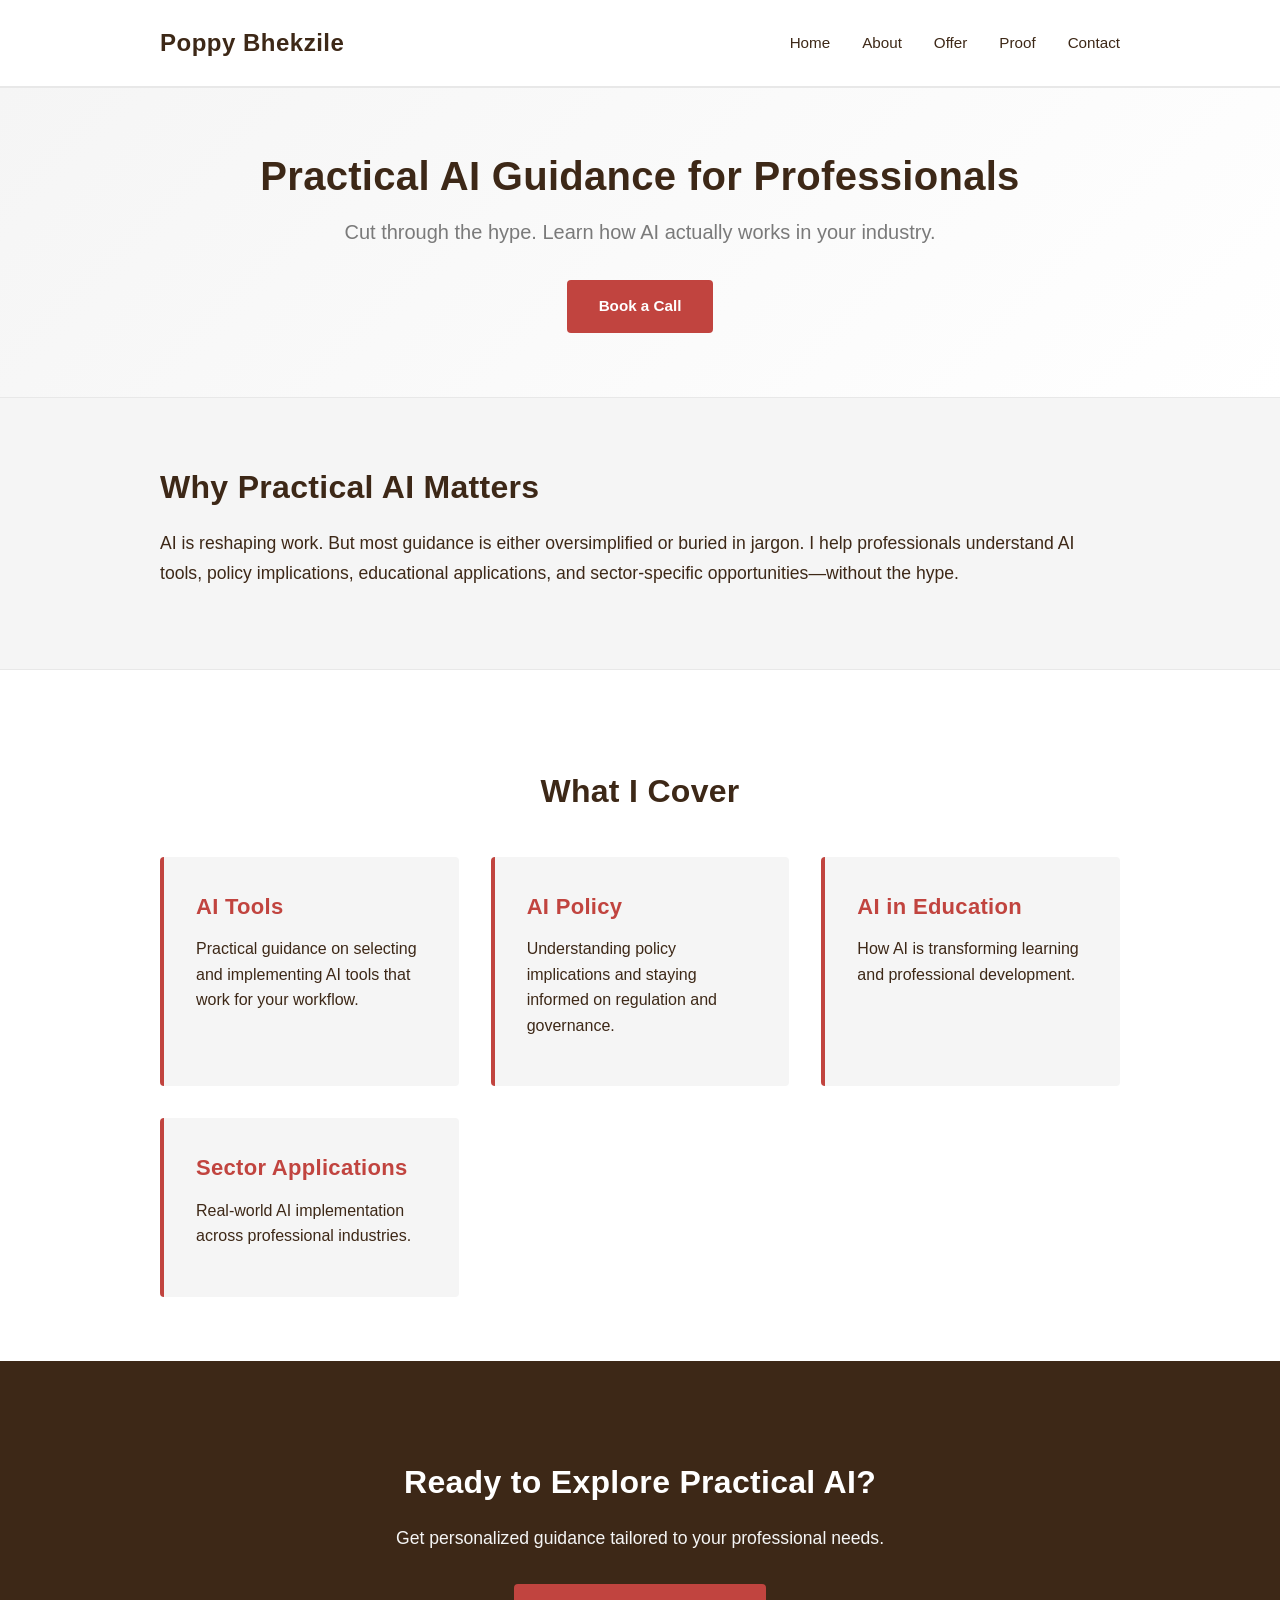
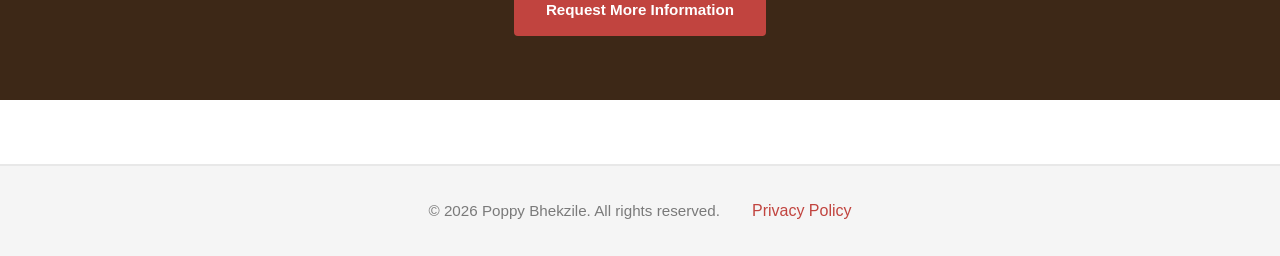
<file: index.html>
<!DOCTYPE html>
<html lang="en">
<head>
    <meta charset="UTF-8">
    <meta name="viewport" content="width=device-width, initial-scale=1.0">
    <meta name="description" content="Practical AI guidance and resources for professionals. Learn about AI tools, policy, education, and professional applications.">
    <title>Poppy Bhekzile | Practical AI Guidance</title>
    <link rel="stylesheet" href="style.css">
</head>
<body>
    <header>
        <nav class="navbar">
            <div class="container">
                <div class="logo">Poppy Bhekzile</div>
                <ul class="nav-links">
                    <li><a href="index.html">Home</a></li>
                    <li><a href="about.html">About</a></li>
                    <li><a href="offer.html">Offer</a></li>
                    <li><a href="proof.html">Proof</a></li>
                    <li><a href="contact.html">Contact</a></li>
                </ul>
            </div>
        </nav>
    </header>

    <main>
        <section class="hero">
            <div class="container">
                <h1>Practical AI Guidance for Professionals</h1>
                <p class="subtitle">Cut through the hype. Learn how AI actually works in your industry.</p>
                <a href="contact.html" class="cta-button">Book a Call</a>
            </div>
        </section>

        <section class="value-prop">
            <div class="container">
                <h2>Why Practical AI Matters</h2>
                <p>AI is reshaping work. But most guidance is either oversimplified or buried in jargon. I help professionals understand AI tools, policy implications, educational applications, and sector-specific opportunities—without the hype.</p>
            </div>
        </section>

        <section class="themes">
            <div class="container">
                <h2>What I Cover</h2>
                <div class="themes-grid">
                    <div class="theme-card">
                        <h3>AI Tools</h3>
                        <p>Practical guidance on selecting and implementing AI tools that work for your workflow.</p>
                    </div>
                    <div class="theme-card">
                        <h3>AI Policy</h3>
                        <p>Understanding policy implications and staying informed on regulation and governance.</p>
                    </div>
                    <div class="theme-card">
                        <h3>AI in Education</h3>
                        <p>How AI is transforming learning and professional development.</p>
                    </div>
                    <div class="theme-card">
                        <h3>Sector Applications</h3>
                        <p>Real-world AI implementation across professional industries.</p>
                    </div>
                </div>
            </div>
        </section>

        <section class="cta-section">
            <div class="container">
                <h2>Ready to Explore Practical AI?</h2>
                <p>Get personalized guidance tailored to your professional needs.</p>
                <a href="contact.html" class="cta-button">Request More Information</a>
            </div>
        </section>
    </main>

    <footer>
        <div class="container">
            <p>&copy; 2026 Poppy Bhekzile. All rights reserved.</p>
            <a href="privacy.html">Privacy Policy</a>
        </div>
    </footer>
</body>
</html>
</file>
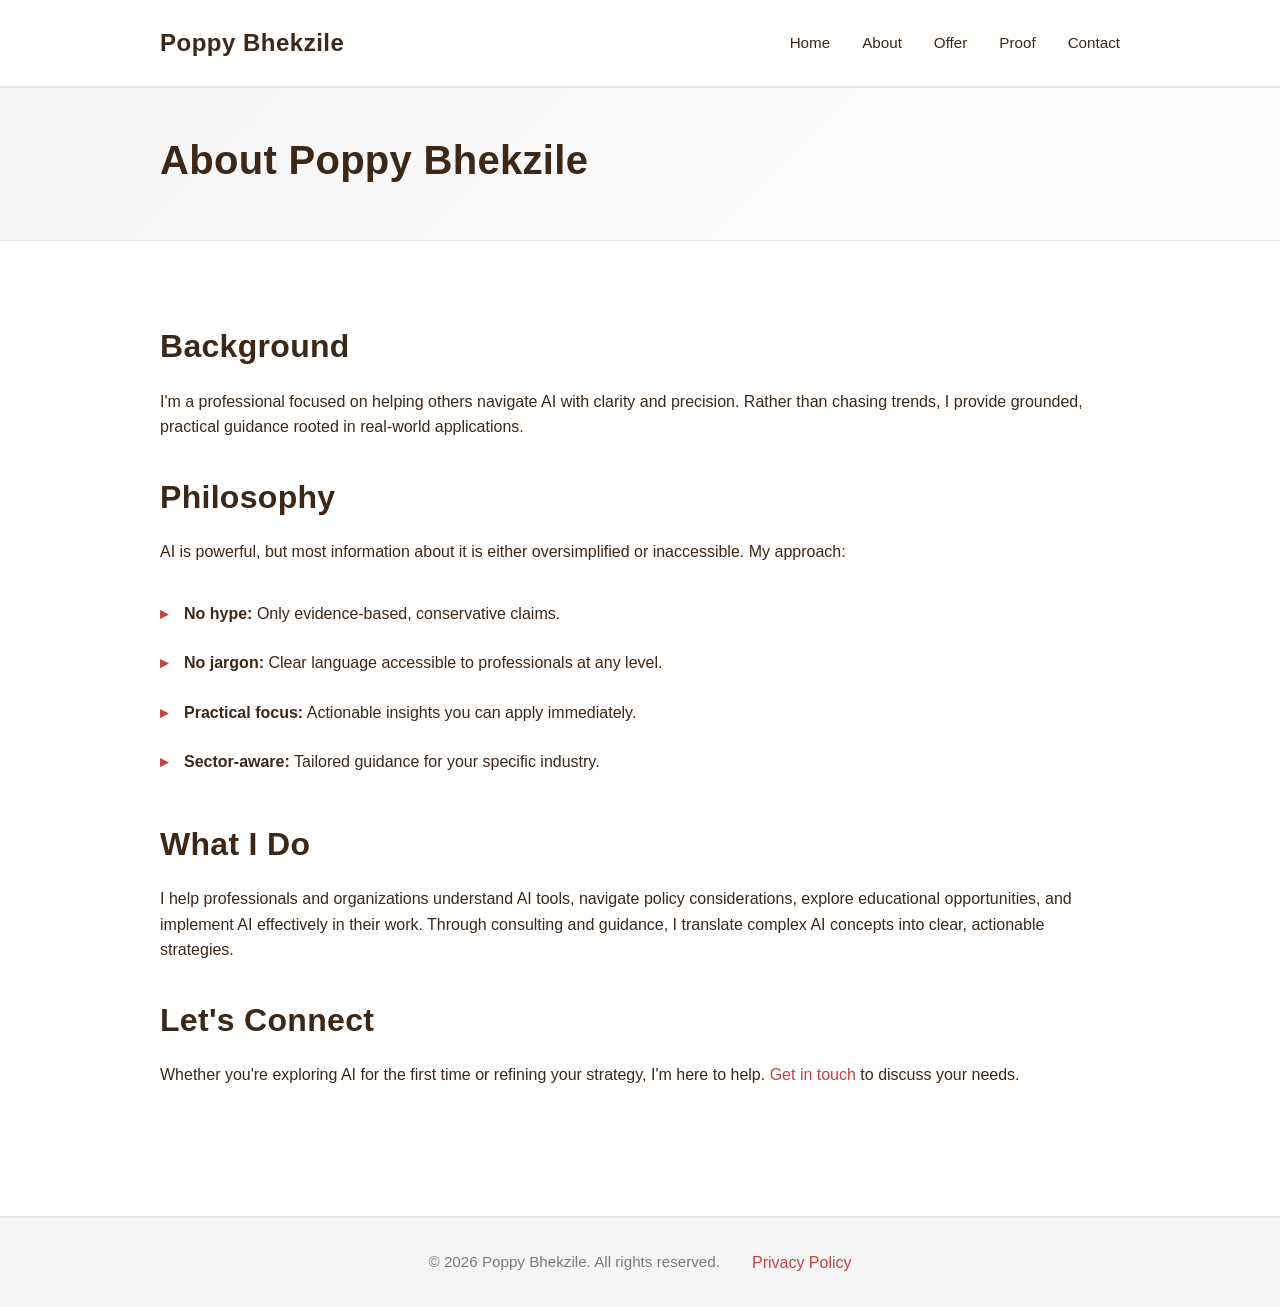
<file: about.html>
<!DOCTYPE html>
<html lang="en">
<head>
    <meta charset="UTF-8">
    <meta name="viewport" content="width=device-width, initial-scale=1.0">
    <meta name="description" content="About Poppy Bhekzile - Practical AI guidance for professionals.">
    <title>About | Poppy Bhekzile</title>
    <link rel="stylesheet" href="style.css">
</head>
<body>
    <header>
        <nav class="navbar">
            <div class="container">
                <div class="logo">Poppy Bhekzile</div>
                <ul class="nav-links">
                    <li><a href="index.html">Home</a></li>
                    <li><a href="about.html">About</a></li>
                    <li><a href="offer.html">Offer</a></li>
                    <li><a href="proof.html">Proof</a></li>
                    <li><a href="contact.html">Contact</a></li>
                </ul>
            </div>
        </nav>
    </header>

    <main>
        <section class="page-header">
            <div class="container">
                <h1>About Poppy Bhekzile</h1>
            </div>
        </section>

        <section class="about-content">
            <div class="container">
                <h2>Background</h2>
                <p>I'm a professional focused on helping others navigate AI with clarity and precision. Rather than chasing trends, I provide grounded, practical guidance rooted in real-world applications.</p>

                <h2>Philosophy</h2>
                <p>AI is powerful, but most information about it is either oversimplified or inaccessible. My approach:</p>
                <ul class="philosophy-list">
                    <li><strong>No hype:</strong> Only evidence-based, conservative claims.</li>
                    <li><strong>No jargon:</strong> Clear language accessible to professionals at any level.</li>
                    <li><strong>Practical focus:</strong> Actionable insights you can apply immediately.</li>
                    <li><strong>Sector-aware:</strong> Tailored guidance for your specific industry.</li>
                </ul>

                <h2>What I Do</h2>
                <p>I help professionals and organizations understand AI tools, navigate policy considerations, explore educational opportunities, and implement AI effectively in their work. Through consulting and guidance, I translate complex AI concepts into clear, actionable strategies.</p>

                <h2>Let's Connect</h2>
                <p>Whether you're exploring AI for the first time or refining your strategy, I'm here to help. <a href="contact.html">Get in touch</a> to discuss your needs.</p>
            </div>
        </section>
    </main>

    <footer>
        <div class="container">
            <p>&copy; 2026 Poppy Bhekzile. All rights reserved.</p>
            <a href="privacy.html">Privacy Policy</a>
        </div>
    </footer>
</body>
</html>
</file>
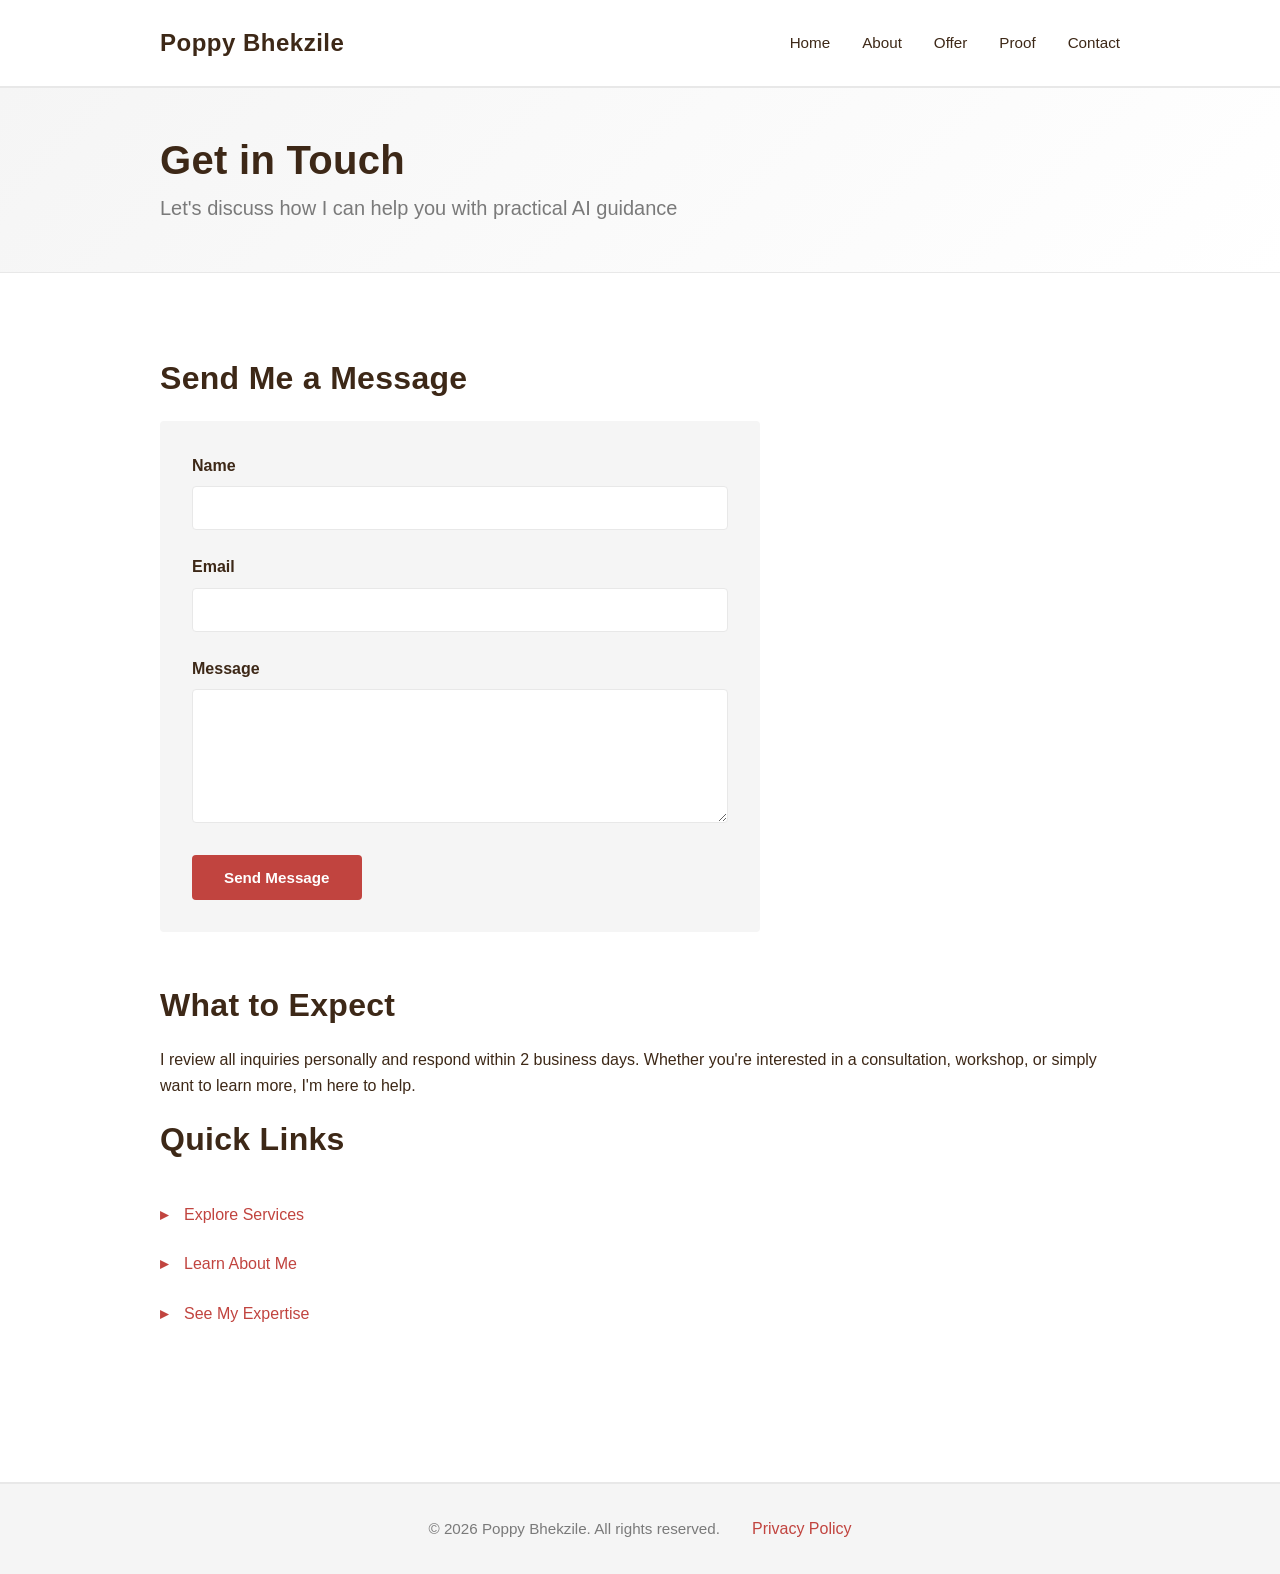
<file: contact.html>
<!DOCTYPE html>
<html lang="en">
<head>
    <meta charset="UTF-8">
    <meta name="viewport" content="width=device-width, initial-scale=1.0">
    <meta name="description" content="Get in touch with Poppy Bhekzile for practical AI guidance and consulting.">
    <title>Contact | Poppy Bhekzile</title>
    <link rel="stylesheet" href="style.css">
</head>
<body>
    <header>
        <nav class="navbar">
            <div class="container">
                <div class="logo">Poppy Bhekzile</div>
                <ul class="nav-links">
                    <li><a href="index.html">Home</a></li>
                    <li><a href="about.html">About</a></li>
                    <li><a href="offer.html">Offer</a></li>
                    <li><a href="proof.html">Proof</a></li>
                    <li><a href="contact.html">Contact</a></li>
                </ul>
            </div>
        </nav>
    </header>

    <main>
        <section class="page-header">
            <div class="container">
                <h1>Get in Touch</h1>
                <p class="subtitle">Let's discuss how I can help you with practical AI guidance</p>
            </div>
        </section>

        <section class="contact-content">
            <div class="container">
                <div class="contact-form-wrapper">
                    <h2>Send Me a Message</h2>
                    <form class="contact-form" method="POST" action="#">
                        <div class="form-group">
                            <label for="name">Name</label>
                            <input type="text" id="name" name="name" required>
                        </div>

                        <div class="form-group">
                            <label for="email">Email</label>
                            <input type="email" id="email" name="email" required>
                        </div>

                        <div class="form-group">
                            <label for="message">Message</label>
                            <textarea id="message" name="message" rows="6" required></textarea>
                        </div>

                        <button type="submit" class="submit-button">Send Message</button>
                    </form>
                </div>

                <div class="contact-info">
                    <h2>What to Expect</h2>
                    <p>I review all inquiries personally and respond within 2 business days. Whether you're interested in a consultation, workshop, or simply want to learn more, I'm here to help.</p>

                    <h2>Quick Links</h2>
                    <ul class="contact-links">
                        <li><a href="offer.html">Explore Services</a></li>
                        <li><a href="about.html">Learn About Me</a></li>
                        <li><a href="proof.html">See My Expertise</a></li>
                    </ul>
                </div>
            </div>
        </section>
    </main>

    <footer>
        <div class="container">
            <p>&copy; 2026 Poppy Bhekzile. All rights reserved.</p>
            <a href="privacy.html">Privacy Policy</a>
        </div>
    </footer>
</body>
</html>
</file>
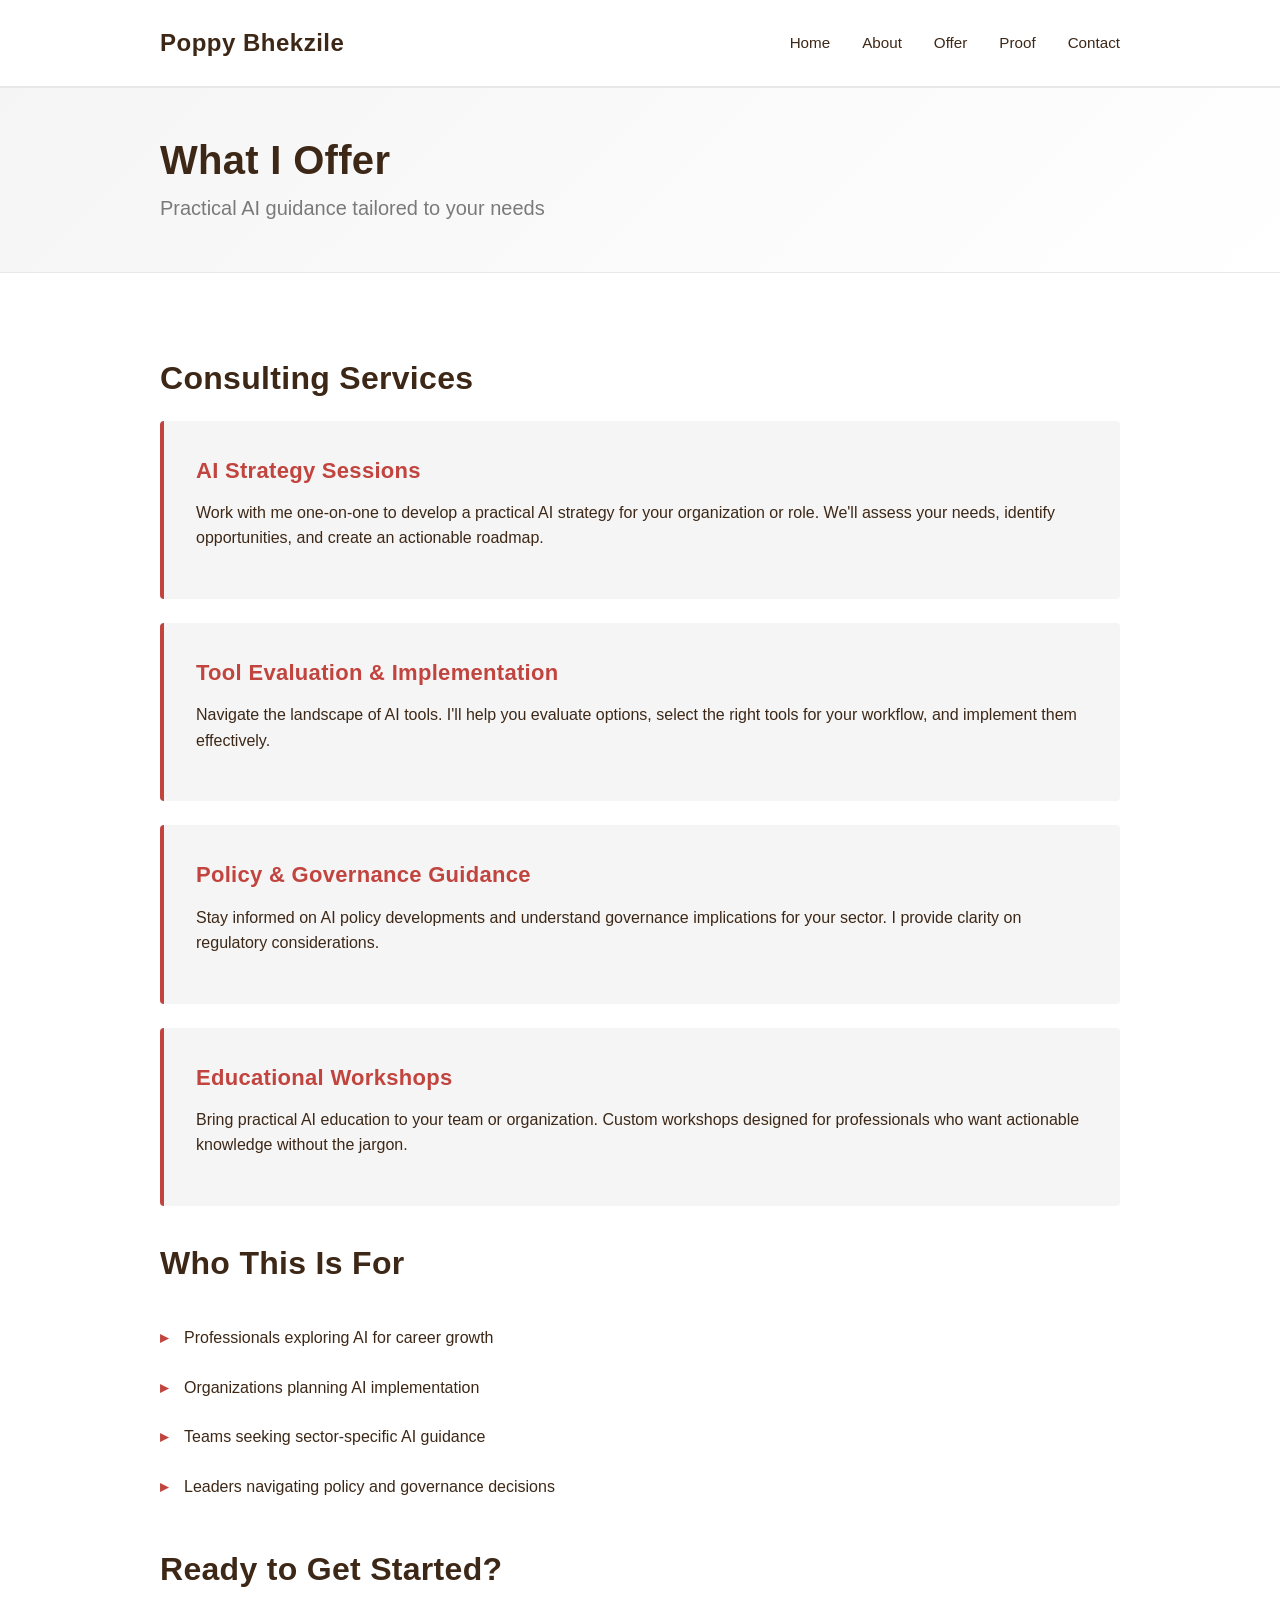
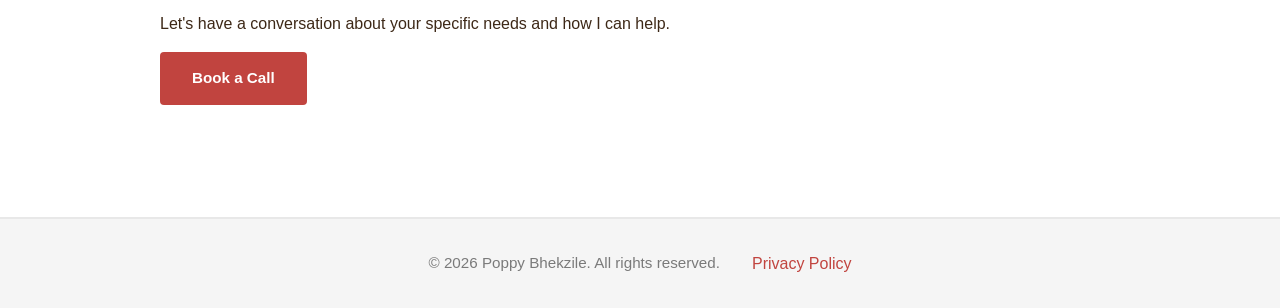
<file: offer.html>
<!DOCTYPE html>
<html lang="en">
<head>
    <meta charset="UTF-8">
    <meta name="viewport" content="width=device-width, initial-scale=1.0">
    <meta name="description" content="Poppy's AI consulting and guidance services for professionals and organizations.">
    <title>Offer | Poppy Bhekzile</title>
    <link rel="stylesheet" href="style.css">
</head>
<body>
    <header>
        <nav class="navbar">
            <div class="container">
                <div class="logo">Poppy Bhekzile</div>
                <ul class="nav-links">
                    <li><a href="index.html">Home</a></li>
                    <li><a href="about.html">About</a></li>
                    <li><a href="offer.html">Offer</a></li>
                    <li><a href="proof.html">Proof</a></li>
                    <li><a href="contact.html">Contact</a></li>
                </ul>
            </div>
        </nav>
    </header>

    <main>
        <section class="page-header">
            <div class="container">
                <h1>What I Offer</h1>
                <p class="subtitle">Practical AI guidance tailored to your needs</p>
            </div>
        </section>

        <section class="offer-content">
            <div class="container">
                <h2>Consulting Services</h2>

                <div class="service-card">
                    <h3>AI Strategy Sessions</h3>
                    <p>Work with me one-on-one to develop a practical AI strategy for your organization or role. We'll assess your needs, identify opportunities, and create an actionable roadmap.</p>
                </div>

                <div class="service-card">
                    <h3>Tool Evaluation & Implementation</h3>
                    <p>Navigate the landscape of AI tools. I'll help you evaluate options, select the right tools for your workflow, and implement them effectively.</p>
                </div>

                <div class="service-card">
                    <h3>Policy & Governance Guidance</h3>
                    <p>Stay informed on AI policy developments and understand governance implications for your sector. I provide clarity on regulatory considerations.</p>
                </div>

                <div class="service-card">
                    <h3>Educational Workshops</h3>
                    <p>Bring practical AI education to your team or organization. Custom workshops designed for professionals who want actionable knowledge without the jargon.</p>
                </div>

                <h2>Who This Is For</h2>
                <ul class="offer-list">
                    <li>Professionals exploring AI for career growth</li>
                    <li>Organizations planning AI implementation</li>
                    <li>Teams seeking sector-specific AI guidance</li>
                    <li>Leaders navigating policy and governance decisions</li>
                </ul>

                <h2>Ready to Get Started?</h2>
                <p>Let's have a conversation about your specific needs and how I can help.</p>
                <a href="contact.html" class="cta-button">Book a Call</a>
            </div>
        </section>
    </main>

    <footer>
        <div class="container">
            <p>&copy; 2026 Poppy Bhekzile. All rights reserved.</p>
            <a href="privacy.html">Privacy Policy</a>
        </div>
    </footer>
</body>
</html>
</file>
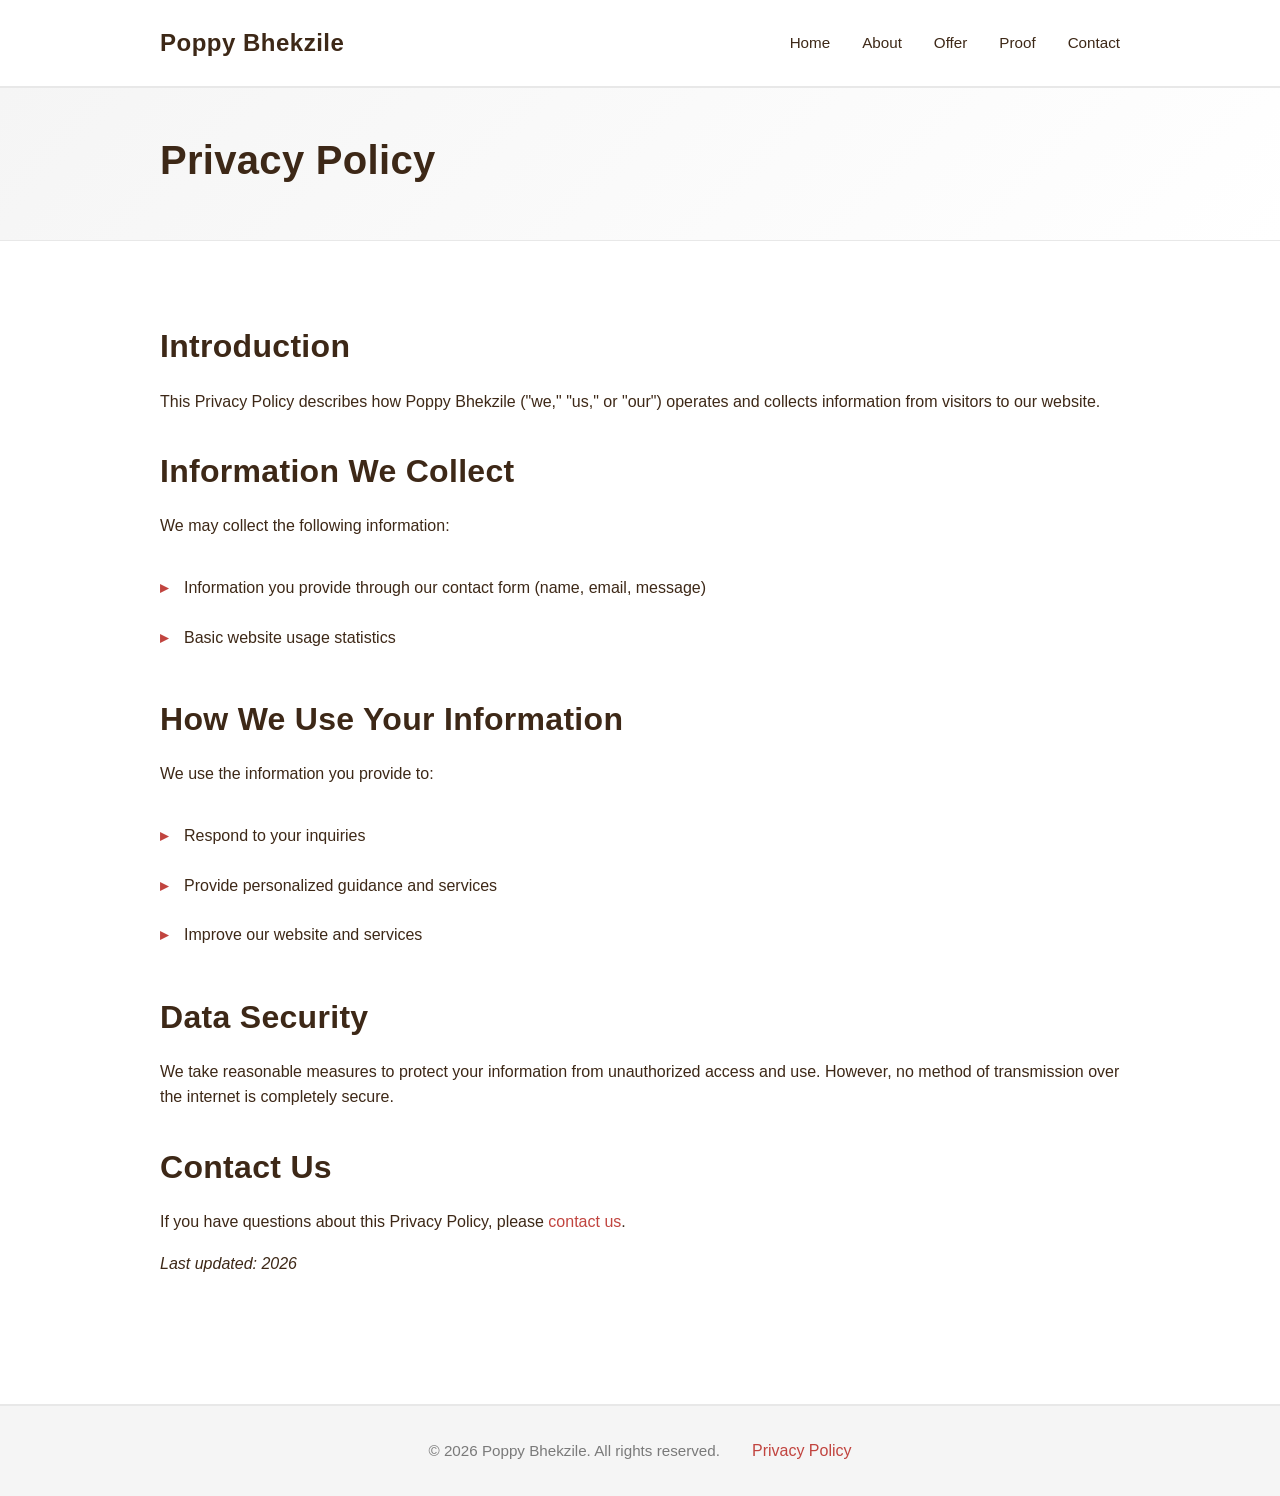
<file: privacy.html>
<!DOCTYPE html>
<html lang="en">
<head>
    <meta charset="UTF-8">
    <meta name="viewport" content="width=device-width, initial-scale=1.0">
    <meta name="description" content="Privacy Policy for Poppy Bhekzile website.">
    <title>Privacy Policy | Poppy Bhekzile</title>
    <link rel="stylesheet" href="style.css">
</head>
<body>
    <header>
        <nav class="navbar">
            <div class="container">
                <div class="logo">Poppy Bhekzile</div>
                <ul class="nav-links">
                    <li><a href="index.html">Home</a></li>
                    <li><a href="about.html">About</a></li>
                    <li><a href="offer.html">Offer</a></li>
                    <li><a href="proof.html">Proof</a></li>
                    <li><a href="contact.html">Contact</a></li>
                </ul>
            </div>
        </nav>
    </header>

    <main>
        <section class="page-header">
            <div class="container">
                <h1>Privacy Policy</h1>
            </div>
        </section>

        <section class="about-content">
            <div class="container">
                <h2>Introduction</h2>
                <p>This Privacy Policy describes how Poppy Bhekzile ("we," "us," or "our") operates and collects information from visitors to our website.</p>

                <h2>Information We Collect</h2>
                <p>We may collect the following information:</p>
                <ul class="philosophy-list">
                    <li>Information you provide through our contact form (name, email, message)</li>
                    <li>Basic website usage statistics</li>
                </ul>

                <h2>How We Use Your Information</h2>
                <p>We use the information you provide to:</p>
                <ul class="philosophy-list">
                    <li>Respond to your inquiries</li>
                    <li>Provide personalized guidance and services</li>
                    <li>Improve our website and services</li>
                </ul>

                <h2>Data Security</h2>
                <p>We take reasonable measures to protect your information from unauthorized access and use. However, no method of transmission over the internet is completely secure.</p>

                <h2>Contact Us</h2>
                <p>If you have questions about this Privacy Policy, please <a href="contact.html">contact us</a>.</p>

                <p><em>Last updated: 2026</em></p>
            </div>
        </section>
    </main>

    <footer>
        <div class="container">
            <p>&copy; 2026 Poppy Bhekzile. All rights reserved.</p>
            <a href="privacy.html">Privacy Policy</a>
        </div>
    </footer>
</body>
</html>
</file>
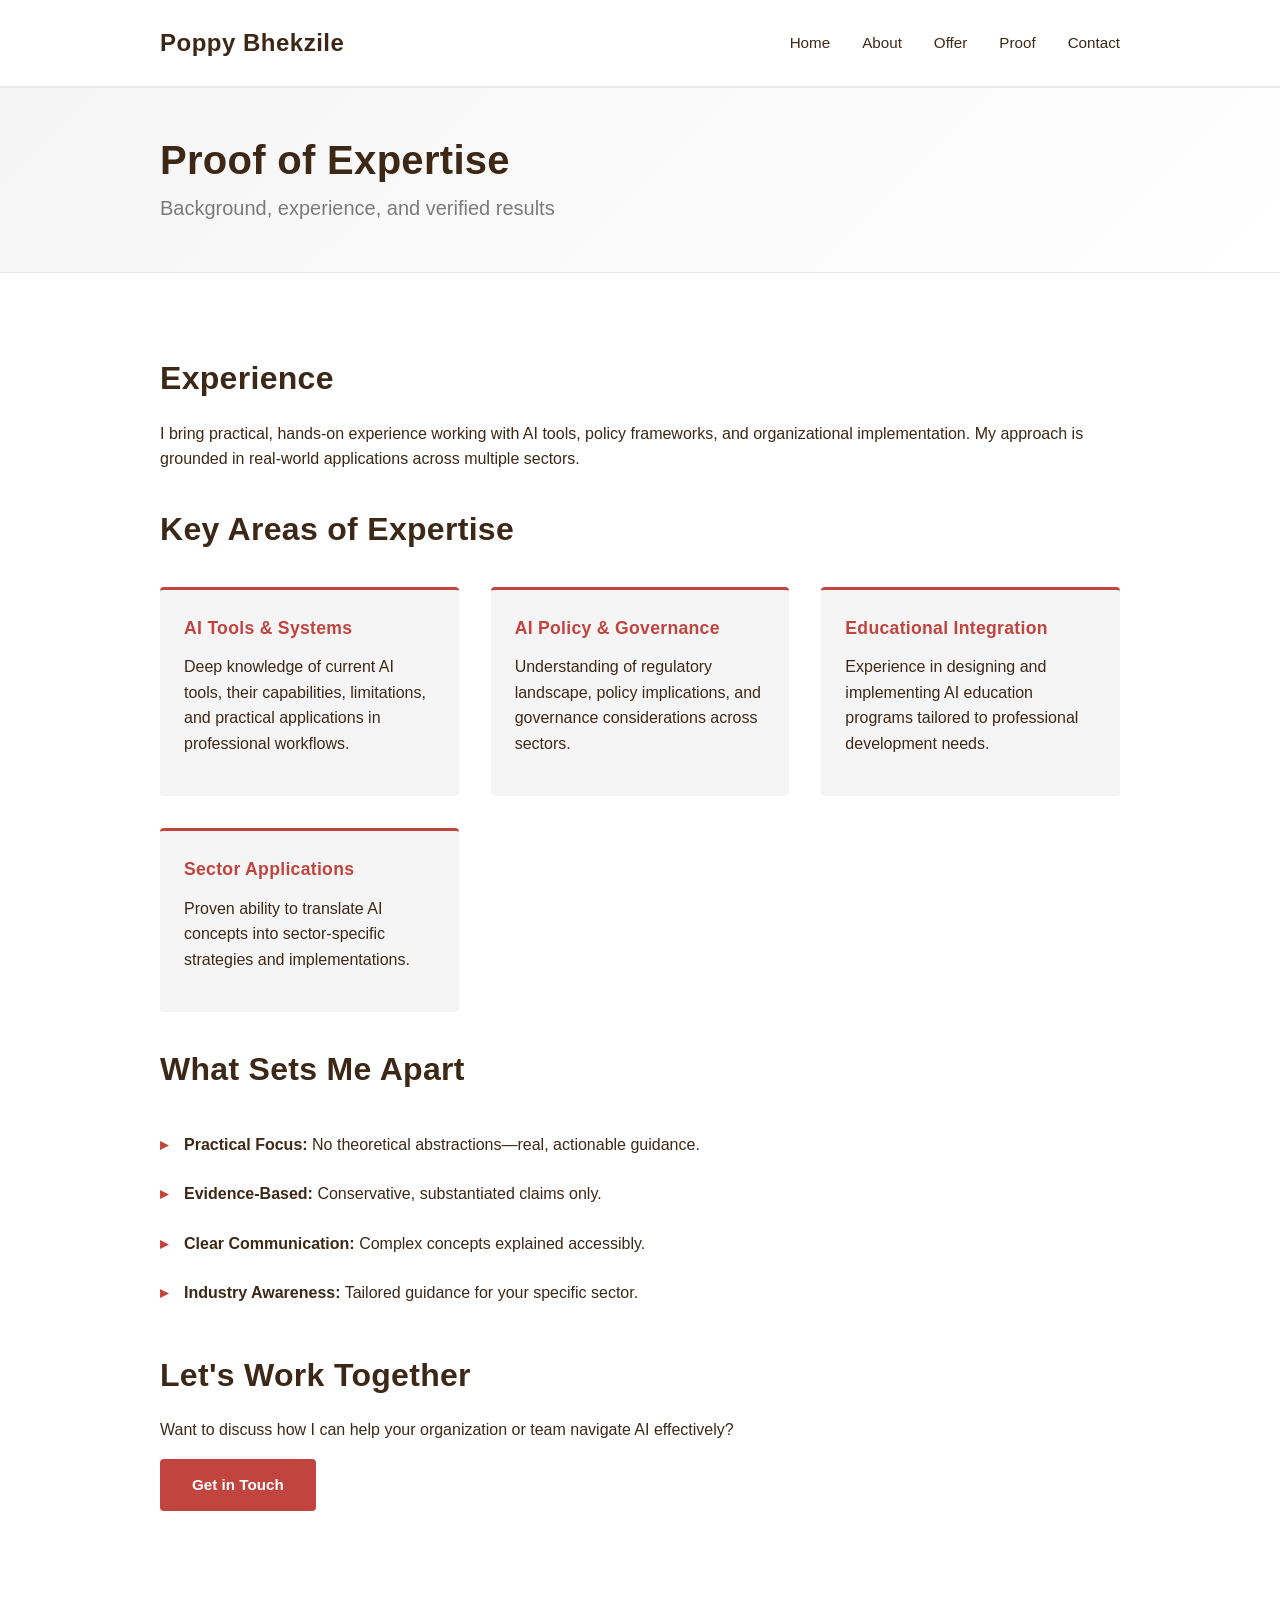
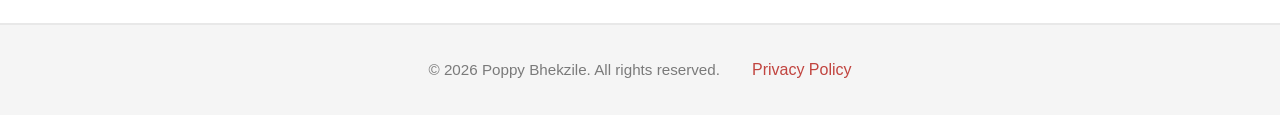
<file: proof.html>
<!DOCTYPE html>
<html lang="en">
<head>
    <meta charset="UTF-8">
    <meta name="viewport" content="width=device-width, initial-scale=1.0">
    <meta name="description" content="Poppy Bhekzile's background, experience, and proven results in practical AI guidance.">
    <title>Proof | Poppy Bhekzile</title>
    <link rel="stylesheet" href="style.css">
</head>
<body>
    <header>
        <nav class="navbar">
            <div class="container">
                <div class="logo">Poppy Bhekzile</div>
                <ul class="nav-links">
                    <li><a href="index.html">Home</a></li>
                    <li><a href="about.html">About</a></li>
                    <li><a href="offer.html">Offer</a></li>
                    <li><a href="proof.html">Proof</a></li>
                    <li><a href="contact.html">Contact</a></li>
                </ul>
            </div>
        </nav>
    </header>

    <main>
        <section class="page-header">
            <div class="container">
                <h1>Proof of Expertise</h1>
                <p class="subtitle">Background, experience, and verified results</p>
            </div>
        </section>

        <section class="proof-content">
            <div class="container">
                <h2>Experience</h2>
                <p>I bring practical, hands-on experience working with AI tools, policy frameworks, and organizational implementation. My approach is grounded in real-world applications across multiple sectors.</p>

                <h2>Key Areas of Expertise</h2>
                <div class="expertise-grid">
                    <div class="expertise-card">
                        <h3>AI Tools & Systems</h3>
                        <p>Deep knowledge of current AI tools, their capabilities, limitations, and practical applications in professional workflows.</p>
                    </div>
                    <div class="expertise-card">
                        <h3>AI Policy & Governance</h3>
                        <p>Understanding of regulatory landscape, policy implications, and governance considerations across sectors.</p>
                    </div>
                    <div class="expertise-card">
                        <h3>Educational Integration</h3>
                        <p>Experience in designing and implementing AI education programs tailored to professional development needs.</p>
                    </div>
                    <div class="expertise-card">
                        <h3>Sector Applications</h3>
                        <p>Proven ability to translate AI concepts into sector-specific strategies and implementations.</p>
                    </div>
                </div>

                <h2>What Sets Me Apart</h2>
                <ul class="proof-list">
                    <li><strong>Practical Focus:</strong> No theoretical abstractions—real, actionable guidance.</li>
                    <li><strong>Evidence-Based:</strong> Conservative, substantiated claims only.</li>
                    <li><strong>Clear Communication:</strong> Complex concepts explained accessibly.</li>
                    <li><strong>Industry Awareness:</strong> Tailored guidance for your specific sector.</li>
                </ul>

                <h2>Let's Work Together</h2>
                <p>Want to discuss how I can help your organization or team navigate AI effectively?</p>
                <a href="contact.html" class="cta-button">Get in Touch</a>
            </div>
        </section>
    </main>

    <footer>
        <div class="container">
            <p>&copy; 2026 Poppy Bhekzile. All rights reserved.</p>
            <a href="privacy.html">Privacy Policy</a>
        </div>
    </footer>
</body>
</html>
</file>
<file: style.css>
/* =========================================
   Global Styles & Typography
   ========================================= */

:root {
    --color-dark-brown: #3d2817;
    --color-brown: #6b4423;
    --color-light-grey: #f5f5f5;
    --color-grey: #e8e8e8;
    --color-dark-grey: #7a7a7a;
    --color-red: #c1443f;
    --color-white: #ffffff;

    --font-family: -apple-system, BlinkMacSystemFont, 'Segoe UI', Roboto, Oxygen, Ubuntu, Cantarell, sans-serif;
    --line-height: 1.6;
    --letter-spacing: 0.3px;
}

* {
    margin: 0;
    padding: 0;
    box-sizing: border-box;
}

html {
    scroll-behavior: smooth;
}

body {
    font-family: var(--font-family);
    font-size: 16px;
    line-height: var(--line-height);
    color: var(--color-dark-brown);
    background-color: var(--color-white);
}

.container {
    max-width: 1000px;
    margin: 0 auto;
    padding: 0 20px;
}

/* =========================================
   Typography
   ========================================= */

h1, h2, h3, h4, h5, h6 {
    font-weight: 700;
    letter-spacing: var(--letter-spacing);
    margin-bottom: 1rem;
    color: var(--color-dark-brown);
}

h1 {
    font-size: 2.5rem;
    line-height: 1.2;
    margin-bottom: 1.5rem;
}

h2 {
    font-size: 2rem;
    margin-top: 2rem;
    margin-bottom: 1rem;
}

h3 {
    font-size: 1.375rem;
    margin-top: 1.5rem;
    margin-bottom: 0.75rem;
}

p {
    margin-bottom: 1rem;
    color: var(--color-dark-brown);
}

a {
    color: var(--color-red);
    text-decoration: none;
    transition: color 0.3s ease;
}

a:hover {
    color: var(--color-brown);
}

/* =========================================
   Navigation & Header
   ========================================= */

header {
    border-bottom: 2px solid var(--color-grey);
    background-color: var(--color-white);
}

.navbar {
    padding: 1.5rem 0;
}

.navbar .container {
    display: flex;
    justify-content: space-between;
    align-items: center;
}

.logo {
    font-size: 1.5rem;
    font-weight: 700;
    color: var(--color-dark-brown);
    letter-spacing: 0.5px;
}

.nav-links {
    display: flex;
    list-style: none;
    gap: 2rem;
}

.nav-links a {
    font-weight: 500;
    color: var(--color-dark-brown);
    font-size: 0.95rem;
}

.nav-links a:hover {
    color: var(--color-red);
}

/* =========================================
   Hero Section
   ========================================= */

.hero {
    padding: 4rem 0;
    background: linear-gradient(135deg, var(--color-light-grey) 0%, var(--color-white) 100%);
    border-bottom: 1px solid var(--color-grey);
}

.hero .container {
    text-align: center;
}

.hero h1 {
    color: var(--color-dark-brown);
    margin-bottom: 1rem;
}

.subtitle {
    font-size: 1.25rem;
    color: var(--color-dark-grey);
    margin-bottom: 2rem;
    font-weight: 400;
}

/* =========================================
   Buttons & CTAs
   ========================================= */

.cta-button {
    display: inline-block;
    padding: 0.875rem 2rem;
    background-color: var(--color-red);
    color: var(--color-white);
    font-weight: 600;
    border-radius: 4px;
    transition: all 0.3s ease;
    text-align: center;
    font-size: 0.95rem;
}

.cta-button:hover {
    background-color: var(--color-brown);
    color: var(--color-white);
}

.submit-button {
    padding: 0.875rem 2rem;
    background-color: var(--color-red);
    color: var(--color-white);
    font-weight: 600;
    border: none;
    border-radius: 4px;
    cursor: pointer;
    transition: all 0.3s ease;
    font-size: 0.95rem;
}

.submit-button:hover {
    background-color: var(--color-brown);
}

/* =========================================
   Content Sections
   ========================================= */

.value-prop {
    padding: 4rem 0;
    background-color: var(--color-light-grey);
    border-bottom: 1px solid var(--color-grey);
}

.value-prop h2 {
    color: var(--color-dark-brown);
    margin-top: 0;
}

.value-prop p {
    font-size: 1.1rem;
    color: var(--color-dark-brown);
    line-height: 1.7;
}

.themes {
    padding: 4rem 0;
}

.themes h2 {
    text-align: center;
    margin-bottom: 2.5rem;
}

.themes-grid {
    display: grid;
    grid-template-columns: repeat(auto-fit, minmax(250px, 1fr));
    gap: 2rem;
}

.theme-card {
    padding: 2rem;
    background-color: var(--color-light-grey);
    border-left: 4px solid var(--color-red);
    border-radius: 4px;
    transition: transform 0.3s ease, box-shadow 0.3s ease;
}

.theme-card:hover {
    transform: translateY(-4px);
    box-shadow: 0 4px 12px rgba(0, 0, 0, 0.1);
}

.theme-card h3 {
    margin-top: 0;
    color: var(--color-red);
}

/* =========================================
   CTA Section
   ========================================= */

.cta-section {
    padding: 4rem 0;
    background-color: var(--color-dark-brown);
    color: var(--color-white);
    text-align: center;
}

.cta-section h2 {
    color: var(--color-white);
}

.cta-section p {
    color: var(--color-light-grey);
    font-size: 1.1rem;
    margin-bottom: 2rem;
}

/* =========================================
   Page Headers
   ========================================= */

.page-header {
    padding: 3rem 0;
    background: linear-gradient(135deg, var(--color-light-grey) 0%, var(--color-white) 100%);
    border-bottom: 1px solid var(--color-grey);
}

.page-header h1 {
    margin-bottom: 0.5rem;
    color: var(--color-dark-brown);
}

.page-header .subtitle {
    margin-bottom: 0;
}

/* =========================================
   Content Pages
   ========================================= */

.about-content,
.offer-content,
.proof-content,
.contact-content {
    padding: 3rem 0;
}

.philosophy-list,
.offer-list,
.proof-list,
.contact-links {
    list-style: none;
    margin: 1.5rem 0 2rem;
}

.philosophy-list li,
.offer-list li,
.proof-list li,
.contact-links li {
    padding: 0.75rem 0;
    padding-left: 1.5rem;
    position: relative;
    color: var(--color-dark-brown);
}

.philosophy-list li:before,
.offer-list li:before,
.proof-list li:before,
.contact-links li:before {
    content: "▸";
    position: absolute;
    left: 0;
    color: var(--color-red);
    font-weight: bold;
}

.service-card {
    padding: 2rem;
    background-color: var(--color-light-grey);
    border-radius: 4px;
    margin-bottom: 1.5rem;
    border-left: 4px solid var(--color-red);
}

.service-card h3 {
    margin-top: 0;
    color: var(--color-red);
}

/* =========================================
   Expertise Grid
   ========================================= */

.expertise-grid {
    display: grid;
    grid-template-columns: repeat(auto-fit, minmax(240px, 1fr));
    gap: 2rem;
    margin: 2rem 0;
}

.expertise-card {
    padding: 1.5rem;
    background-color: var(--color-light-grey);
    border-radius: 4px;
    border-top: 3px solid var(--color-red);
}

.expertise-card h3 {
    margin-top: 0;
    color: var(--color-red);
    font-size: 1.1rem;
}

/* =========================================
   Contact Form
   ========================================= */

.contact-form-wrapper {
    max-width: 600px;
    margin-bottom: 3rem;
}

.contact-form {
    background-color: var(--color-light-grey);
    padding: 2rem;
    border-radius: 4px;
}

.form-group {
    margin-bottom: 1.5rem;
}

.form-group label {
    display: block;
    margin-bottom: 0.5rem;
    font-weight: 600;
    color: var(--color-dark-brown);
}

.form-group input,
.form-group textarea {
    width: 100%;
    padding: 0.75rem;
    font-family: var(--font-family);
    font-size: 1rem;
    border: 1px solid var(--color-grey);
    border-radius: 4px;
    background-color: var(--color-white);
    color: var(--color-dark-brown);
    transition: border-color 0.3s ease;
}

.form-group input:focus,
.form-group textarea:focus {
    outline: none;
    border-color: var(--color-red);
    box-shadow: 0 0 0 3px rgba(193, 68, 63, 0.1);
}

.contact-info h2 {
    margin-top: 0;
}

/* =========================================
   Footer
   ========================================= */

footer {
    border-top: 2px solid var(--color-grey);
    background-color: var(--color-light-grey);
    padding: 2rem 0;
    margin-top: 4rem;
    text-align: center;
}

footer .container {
    display: flex;
    justify-content: center;
    align-items: center;
    gap: 2rem;
}

footer p {
    margin-bottom: 0;
    color: var(--color-dark-grey);
    font-size: 0.95rem;
}

footer a {
    color: var(--color-red);
    font-weight: 500;
}

footer a:hover {
    color: var(--color-brown);
}

/* =========================================
   Responsive Design
   ========================================= */

@media (max-width: 768px) {
    h1 {
        font-size: 1.875rem;
    }

    h2 {
        font-size: 1.5rem;
    }

    h3 {
        font-size: 1.15rem;
    }

    .navbar .container {
        flex-direction: column;
        gap: 1rem;
    }

    .nav-links {
        gap: 1rem;
        flex-wrap: wrap;
        justify-content: center;
    }

    .hero {
        padding: 2.5rem 0;
    }

    .value-prop,
    .themes,
    .cta-section {
        padding: 2.5rem 0;
    }

    .themes-grid,
    .expertise-grid {
        grid-template-columns: 1fr;
    }

    .subtitle {
        font-size: 1.1rem;
    }

    footer .container {
        flex-direction: column;
        gap: 1rem;
    }

    .about-content,
    .offer-content,
    .proof-content,
    .contact-content {
        padding: 2rem 0;
    }
}

@media (max-width: 480px) {
    h1 {
        font-size: 1.5rem;
    }

    h2 {
        font-size: 1.25rem;
    }

    .nav-links {
        gap: 0.75rem;
    }

    .nav-links a {
        font-size: 0.85rem;
    }

    .cta-button,
    .submit-button {
        display: block;
        width: 100%;
    }

    .hero {
        padding: 1.5rem 0;
    }

    .hero h1 {
        margin-bottom: 0.75rem;
    }

    .subtitle {
        font-size: 1rem;
    }
}
</file>
